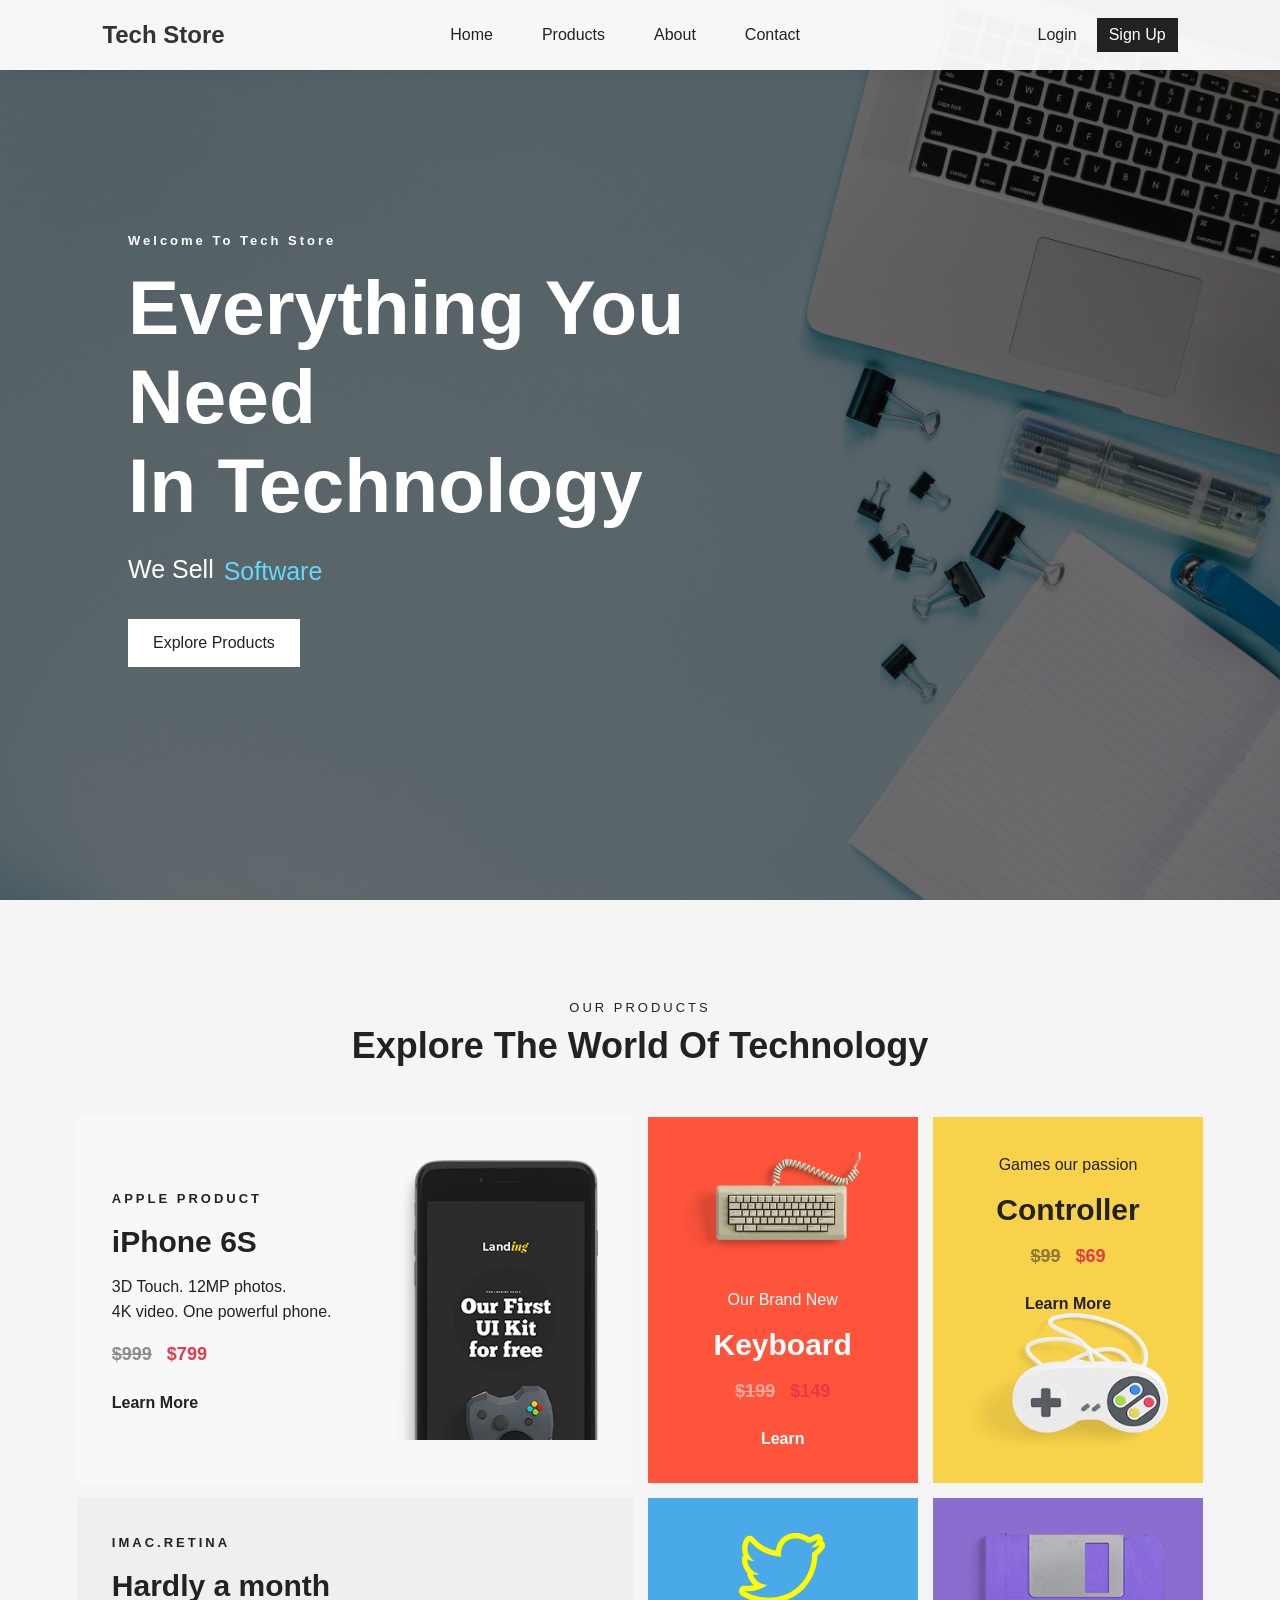
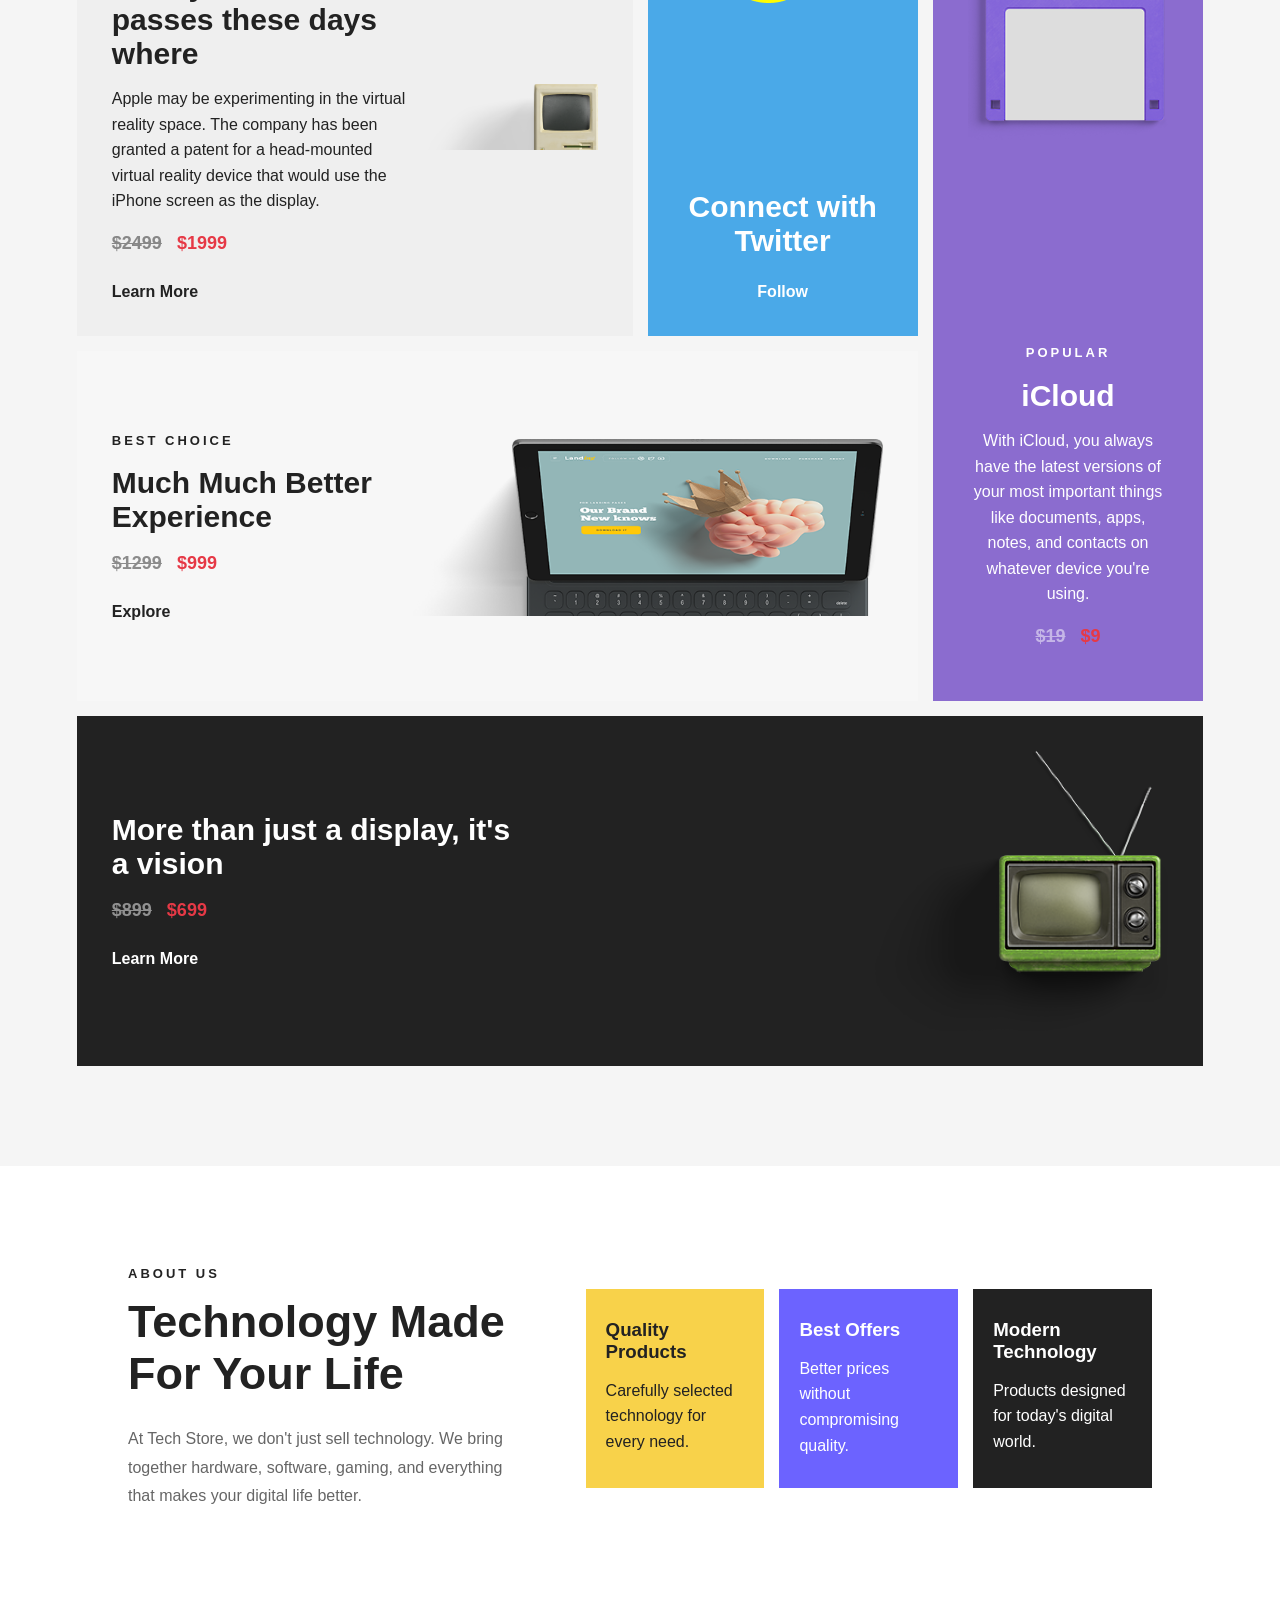
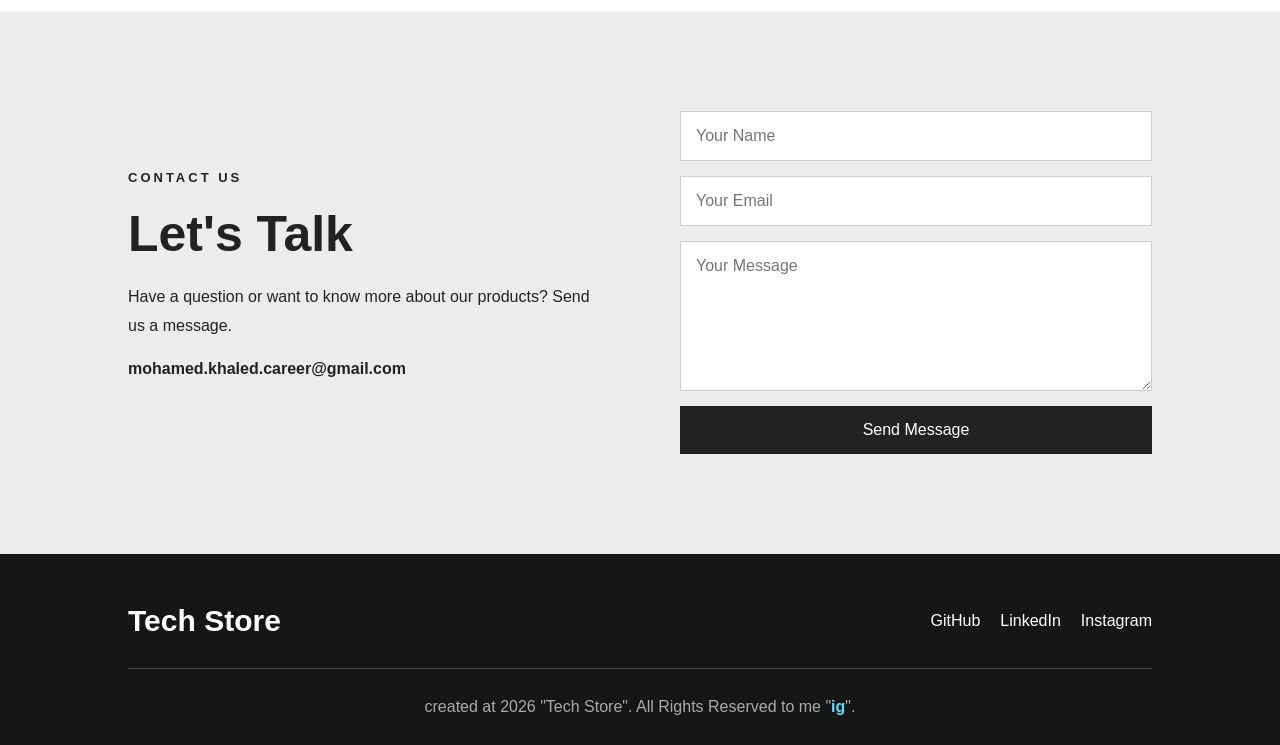
<file: index.html>
<!DOCTYPE html>
<html lang="en">
    <head>
        <meta charset="UTF-8">
        <meta name="viewport" content="width=device-width, initial-scale=1.0">
        <title>Tech Store</title>
        <link rel="stylesheet" href="./css/style.css">
    </head>

    <body>
        <nav class="navbar">
            <a href="./index.html" class="logo">Tech Store</a>

            <div class="navlinks">
                <a href="#home">Home</a>
                <a href="#products">Products</a>
                <a href="#about">About</a>
                <a href="#contact">Contact</a>
            </div>

            <div class="navbuttons">
                <a href="./html/login.html">Login</a>
                <a href="./html/sign-up.html">Sign Up</a>
            </div>
        </nav>

        <main>
            <section class="hero" id="home">
                <div class="overlay"></div>

                <div class="heroText">
                    <p class="welcome">Welcome To Tech Store</p>

                    <h1>
                        Everything You Need
                        <br>
                        In Technology
                    </h1>

                    <p class="selling">
                        We Sell
                        <span class="words">
                            <span>Software</span>
                            <span>Hardware</span>
                            <span>Gaming</span>
                            <span>PCs</span>
                            <span>Accessories</span>
                        </span>
                    </p>

                    <a href="#products" class="shop">Explore Products</a>
                </div>
            </section>

            <section class="products" id="products">
                <div class="title">
                    <p>OUR PRODUCTS</p>
                    <h2>Explore The World Of Technology</h2>
                </div>

                <div class="productGrid">
                    <div class="iphone">
                        <div class="productText">
                            <p class="smalltitle">APPLE PRODUCT</p>

                            <h2 class="productname">iPhone 6S</h2>

                            <p>
                                3D Touch. 12MP photos.
                                <br>
                                4K video. One powerful phone.
                            </p>

                            <p class="price">
                                <del>$999</del>
                                <span>$799</span>
                            </p>

                            <a href="#">Learn More</a>
                        </div>

                        <div class="imagebox">
                            <img src="./assets/iphone 6s.png" alt="iPhone 6S">
                        </div>
                    </div>

                    <div class="keyboard">
                        <div class="imagebox">
                            <img src="./assets/keyboard.png" alt="Keyboard">
                        </div>

                        <div class="productText">
                            <p>Our Brand New</p>

                            <h2 class="productname">Keyboard</h2>

                            <p class="price">
                                <del>$199</del>
                                <span>$149</span>
                            </p>

                            <a href="#">Learn</a>
                        </div>
                    </div>

                    <div class="controller">
                        <div class="productText">
                            <p>Games our passion</p>

                            <h2 class="productname">Controller</h2>

                            <p class="price">
                                <del>$99</del>
                                <span>$69</span>
                            </p>

                            <a href="#">Learn More</a>
                        </div>

                        <div class="imagebox">
                            <img src="./assets/Controller.png" alt="Gaming Controller">
                        </div>
                    </div>

                    <div class="macintosh">
                        <div class="productText">
                            <p class="smalltitle">IMAC.RETINA</p>

                            <h2 class="productname">
                                Hardly a month passes
                                these days where
                            </h2>

                            <p>
                                Apple may be experimenting in the virtual reality space.
                                The company has been granted a patent for a head-mounted
                                virtual reality device that would use the iPhone screen
                                as the display.
                            </p>

                            <p class="price">
                                <del>$2499</del>
                                <span>$1999</span>
                            </p>

                            <a href="#">Learn More</a>
                        </div>

                        <div class="imagebox">
                            <img src="./assets/Macintosh.png" alt="Macintosh">
                        </div>
                    </div>

                    <div class="twitter">
                        <div class="imagebox">
                            <img src="./assets/twitter.png" alt="Twitter">
                        </div>

                        <div class="productText">
                            <h2 class="productname">Connect with Twitter</h2>

                            <a href="https://www.instagram.com/mohamedkhaledcs/" target="_blank">Follow</a>
                        </div>
                    </div>

                    <div class="ipad">
                        <div class="productText">
                            <p class="smalltitle">BEST CHOICE</p>

                            <h2 class="productname">
                                Much Much Better
                                Experience
                            </h2>

                            <p class="price">
                                <del>$1299</del>
                                <span>$999</span>
                            </p>

                            <a href="#">Explore</a>
                        </div>

                        <div class="imagebox">
                            <img src="./assets/iPad Pro.png" alt="iPad Pro">
                        </div>
                    </div>

                    <div class="icloud">
                        <div class="imagebox">
                            <img src="./assets/Floppy.png" alt="Floppy Disk">
                        </div>

                        <div class="productText">
                            <p class="smalltitle">POPULAR</p>

                            <h2 class="productname">iCloud</h2>

                            <p>
                                With iCloud, you always have the latest versions
                                of your most important things like documents,
                                apps, notes, and contacts on whatever device
                                you're using.
                            </p>

                            <p class="price">
                                <del>$19</del>
                                <span>$9</span>
                            </p>
                        </div>
                    </div>

                    <div class="television">
                        <div class="productText">
                            <h2 class="productname">
                                More than just a display,
                                it's a vision
                            </h2>

                            <p class="price">
                                <del>$899</del>
                                <span>$699</span>
                            </p>

                            <a href="#">Learn More</a>
                        </div>

                        <div class="imagebox">
                            <img src="./assets/TV.png" alt="Television">
                        </div>
                    </div>
                </div>
            </section>

            <section class="about" id="about">
                <div class="aboutText">
                    <p class="smalltitle">ABOUT US</p>

                    <h2>Technology Made For Your Life</h2>

                    <p>
                        At Tech Store, we don't just sell technology.
                        We bring together hardware, software, gaming,
                        and everything that makes your digital life better.
                    </p>
                </div>

                <div class="aboutGrid">
                    <div class="quality">
                        <h3>Quality Products</h3>
                        <p>Carefully selected technology for every need.</p>
                    </div>

                    <div class="offers">
                        <h3>Best Offers</h3>
                        <p>Better prices without compromising quality.</p>
                    </div>

                    <div class="modern">
                        <h3>Modern Technology</h3>
                        <p>Products designed for today's digital world.</p>
                    </div>
                </div>
            </section>

            <section class="contact" id="contact">
                <div class="contactText">
                    <p class="smalltitle">CONTACT US</p>

                    <h2>Let's Talk</h2>

                    <p>
                        Have a question or want to know more about our products?
                        Send us a message.
                    </p>

                    <p class="email">mohamed.khaled.career@gmail.com</p>
                </div>

                <form class="contactform">
                    <input type="text" placeholder="Your Name">
                    <input type="email" placeholder="Your Email">
                    <textarea placeholder="Your Message"></textarea>

                    <button type="submit">Send Message</button>
                </form>

            </section>


        </main>

        <footer class="footer">

            <div class="footerTop">
                <h2>Tech Store</h2>

                <div class="social">
                    <a href="https://github.com/mohamedkhaledcs" target="_blank">GitHub</a>

                    <a href="https://www.linkedin.com/in/mohamedkhaledcs/" target="_blank">LinkedIn</a>

                    <a href="https://www.instagram.com/mohamedkhaledcs/" target="_blank">Instagram</a>
                </div>


            </div>

            <p class="copyright">
                created at 2026 "Tech Store". All Rights Reserved to me
                "<a href="https://www.instagram.com/mohamedkhaledcs/" target="_blank">ig</a>".
            </p>

        </footer>

    </body>

    
</html>
</file>
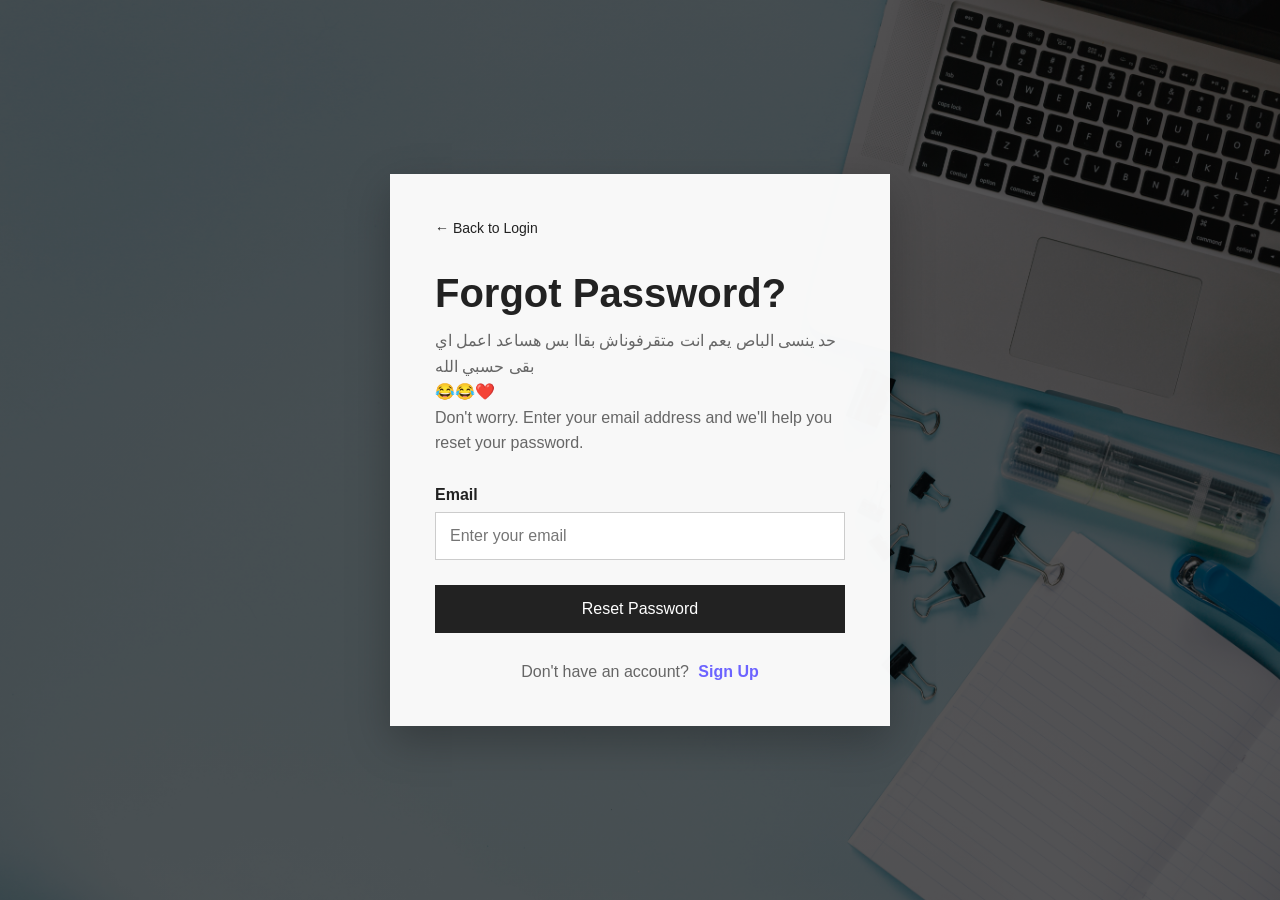
<file: html/forget-pass.html>
<!DOCTYPE html>
<html lang="en">
    <head>
        <meta charset="UTF-8">
        <meta name="viewport" content="width=device-width, initial-scale=1.0">

        <title>Forgot Password | Tech Store</title>

        <link rel="stylesheet" href="../css/forget-pass.css">
    </head>

    <body>
        <div class="forgotPage">
            <div class="forgotBox">
                <a href="./login.html" class="back">← Back to Login</a>

                <div class="forgotText">
                    <h1>Forgot Password?</h1>

                    <p>حد ينسى الباص يعم انت متقرفوناش بقاا بس هساعد اعمل اي بقى حسبي الله</p>
                    <p>😂😂❤️</p>

                    <p>
                        Don't worry. Enter your email address and
                        we'll help you reset your password.
                    </p>
                </div>

                <form class="forgotForm">
                    <label for="email">Email</label>

                    <input
                        type="email"
                        id="email"
                        placeholder="Enter your email"
                        required
                    >

                    <button type="submit">Reset Password</button>
                </form>

                <p class="signupText">
                    Don't have an account?

                    <a href="./sign-up.html">Sign Up</a>
                </p>
            </div>
        </div>
    </body>
</html>
</file>
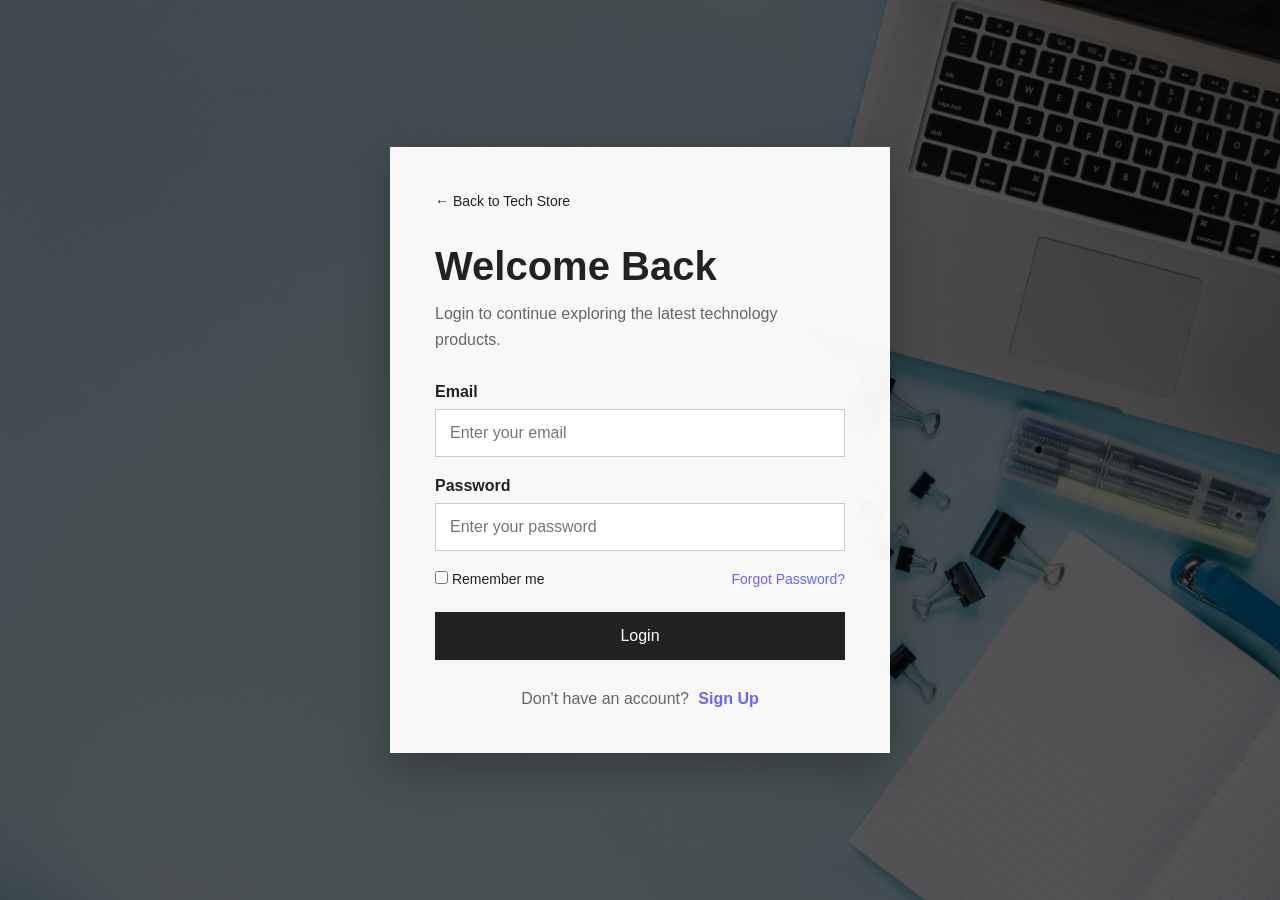
<file: html/login.html>
<!DOCTYPE html>
<html lang="en">
    <head>
        <meta charset="UTF-8">
        <meta name="viewport" content="width=device-width, initial-scale=1.0">

        <title>Login | Tech Store</title>

        <link rel="stylesheet" href="../css/login.css">
    </head>

    <body>
        <div class="loginPage">
            <div class="loginBox">
                <a href="../index.html" class="back">← Back to Tech Store</a>

                <div class="loginText">
                    <h1>Welcome Back</h1>

                    <p>
                        Login to continue exploring the latest
                        technology products.
                    </p>
                </div>

                <form class="loginForm">
                    <label for="email">Email</label>

                    <input
                        type="email"
                        id="email"
                        placeholder="Enter your email"
                        required
                    >

                    <label for="password">Password</label>

                    <input
                        type="password"
                        id="password"
                        placeholder="Enter your password"
                        required
                    >

                    <div class="remember">
                        <label>
                            <input type="checkbox">
                            Remember me
                        </label>

                        <a href="./forget-pass.html">Forgot Password?</a>
                    </div>

                    <button type="submit">Login</button>
                </form>

                <p class="signupText">
                    Don't have an account?

                    <a href="./sign-up.html">Sign Up</a>
                </p>
            </div>
        </div>
    </body>
</html>
</file>
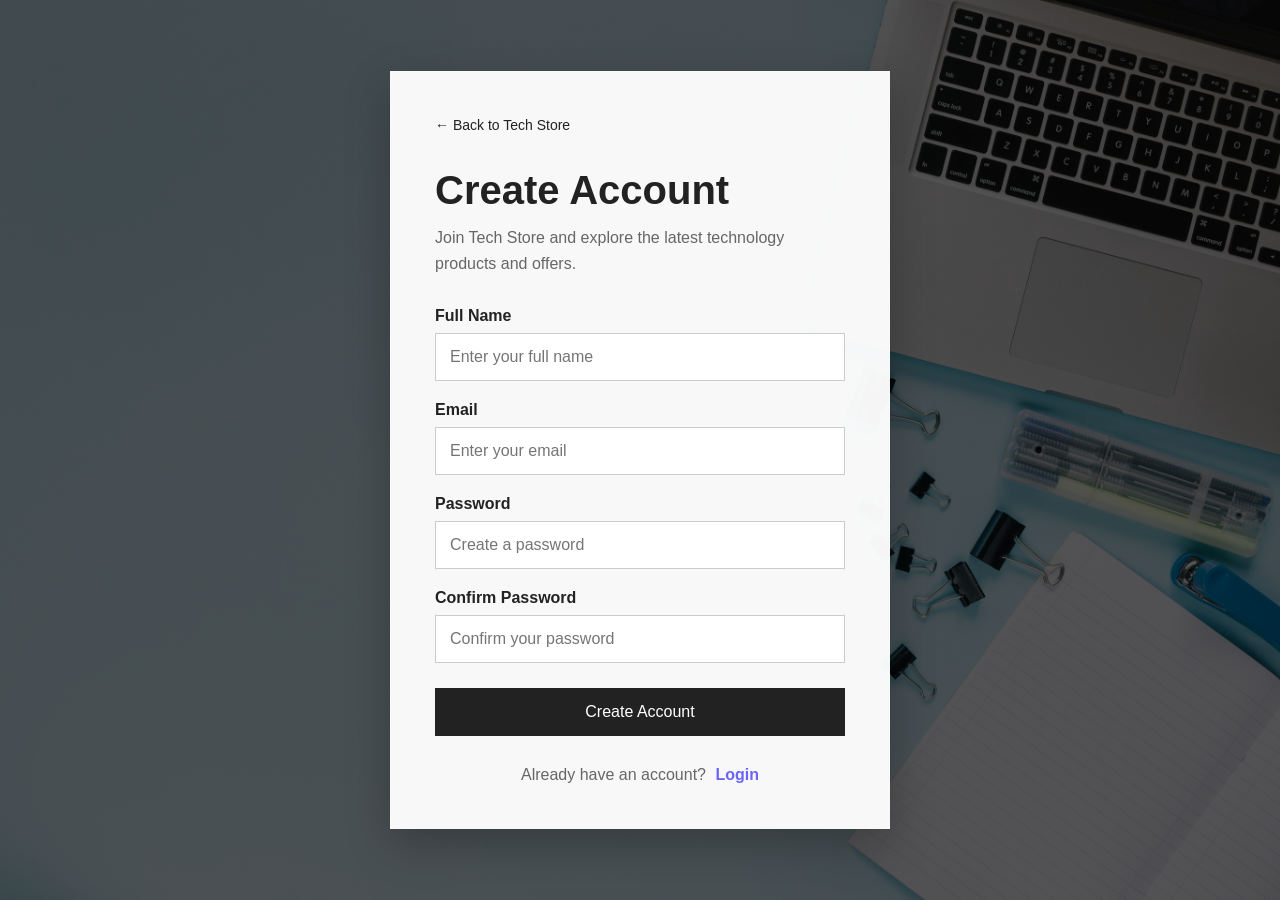
<file: html/sign-up.html>
<!DOCTYPE html>
<html lang="en">
    <head>
        <meta charset="UTF-8">
        <meta name="viewport" content="width=device-width, initial-scale=1.0">

        <title>Sign Up | Tech Store</title>

        <link rel="stylesheet" href="../css/sing-up.css">
    </head>

    <body>
        <div class="signupPage">
            <div class="signupBox">
                <a href="../index.html" class="back">← Back to Tech Store</a>

                <div class="signupText">
                    <h1>Create Account</h1>

                    <p>
                        Join Tech Store and explore the latest
                        technology products and offers.
                    </p>
                </div>

                <form class="signupForm">
                    <label for="name">Full Name</label>

                    <input
                        type="text"
                        id="name"
                        placeholder="Enter your full name"
                        required
                    >

                    <label for="email">Email</label>

                    <input
                        type="email"
                        id="email"
                        placeholder="Enter your email"
                        required
                    >

                    <label for="password">Password</label>

                    <input
                        type="password"
                        id="password"
                        placeholder="Create a password"
                        required
                    >

                    <label for="confirm">Confirm Password</label>

                    <input
                        type="password"
                        id="confirm"
                        placeholder="Confirm your password"
                        required
                    >

                    <button type="submit">Create Account</button>
                </form>

                <p class="loginText">
                    Already have an account?

                    <a href="./login.html">Login</a>
                </p>
            </div>
        </div>
    </body>
</html>
</file>
<file: css/style.css>
* {
    margin: 0;
    padding: 0;
    box-sizing: border-box;
}

html {
    scroll-behavior: smooth;
}

body {
    font-family: Arial, sans-serif;
    background-color: #f5f5f5;
    color: #222;

}

::selection {
    background-color: #222;
    color: #fff;
}

a {
    text-decoration: none;
    color: inherit;
}

/* ========================= NAVBAR ========================= */

.navbar {
    width: 100%;
    min-height: 70px;
    padding: 15px 8%;
    display: flex;
    align-items: center;
    justify-content: space-between;
    gap: 20px;
    position: fixed;
    top: 0;
    left: 0;
    background-color: rgba(255, 255, 255, 0.95);
    box-shadow: 0 2px 15px rgba(0, 0, 0, 0.08);
    z-index: 1000;


}



.logo {
    font-size: 24px;
    font-weight: bold;
    color: #333;

}

.navlinks {
    display: flex;
    gap: 25px;

}

.navlinks a,
.navbuttons a {
    padding: 8px 12px;
    transition: 0.3s;

}

.navlinks a:hover {
    background-color: #222;
    color: #fff;

}

.navbuttons {
    display: flex;
    gap: 8px;

}

.navbuttons a:last-child {
    background-color: #222;
    color: #fff;

}

.navbuttons a:hover {
    background-color: #777;
    color: #fff;

}

/* ========================= HERO ========================= */

.hero {
    min-height: 100vh;
    display: flex;
    align-items: center;
    padding: 120px 10%;
    position: relative;
    background-image: url("../assets/elevated-view-laptop-blue-backdrop.jpg");
    background-size: cover;
    background-position: center;
}

.overlay {
    position: absolute;
    inset: 0;
    background-color: rgba(0, 0, 0, 0.55);
}

.heroText {
    position: relative;
    z-index: 1;
    max-width: 700px;
    color: #fff;
}

.welcome,
.smalltitle {
    font-size: 13px;
    letter-spacing: 3px;
    font-weight: bold;
    margin-bottom: 15px;
}

.heroText h1 {
    font-size: clamp(42px, 6vw, 80px);
    margin-bottom: 25px;
}

.selling {
    font-size: 25px;
    display: flex;
    gap: 10px;
    align-items: center;

}

.words {
    height: 25px;
    overflow: hidden;
    display: inline-flex;
    flex-direction: column;
}

.words span {
    height: 25px;
    display: block;
    color: #61dafb;
    animation: change 10s infinite;
}

@keyframes change {
    0%, 15% {
        transform: translateY(0);
    }

    20%, 35% {
        transform: translateY(-25px);
    }

    40%, 55% {
        transform: translateY(-50px);
    }

    60%, 75% {
        transform: translateY(-75px);
    }
    
    80%, 95% {
        transform: translateY(-100px);
    }

    100% {
        transform: translateY(0);
    }

    

}



.shop {
    display: inline-block;
    margin-top: 35px;
    padding: 15px 25px;
    background-color: #fff;
    color: #222;
    transition: 0.3s;

}

.shop:hover {
    background-color: #61dafb;
    transform: translateY(-3px);
}

/* ========================= PRODUCTS ========================= */

.products {
    padding: 100px 6%;
}

.title {
    text-align: center;
    margin-bottom: 50px;
}

.title p {
    letter-spacing: 3px;
    font-size: 13px;
    margin-bottom: 10px;
}

.title h2 {
    font-size: 36px;
}

.productGrid {
    display: grid;
    grid-template-columns: repeat(4, 1fr);
    gap: 15px;
}

.productGrid > div {
    min-height: 350px;
    padding: 35px;
    display: flex;
    align-items: center;
    justify-content: space-between;
    overflow: hidden;
}

.productText {
    position: relative;
    z-index: 2;
}

.productText p {
    line-height: 1.6;
    margin-bottom: 15px;
}

.productname {
    font-size: 30px;
    margin-bottom: 15px;
    transition: 0.3s;
}

.productname:hover {
    color: #ff6b35;
}

.price {
    font-size: 18px;
    font-weight: bold;
}

.price del {
    opacity: 0.5;
    margin-right: 10px;
}

.price span {
    color: #e63946;
}

.productText a {
    display: inline-block;
    margin-top: 10px;
    font-weight: bold;
    transition: 0.3s;
}

.productText a:hover {
    transform: translateX(8px);
}

.imagebox {
    overflow: hidden;
    display: flex;
    justify-content: center;
    align-items: center;

}

.imagebox img {
    max-width: 100%;
    max-height: 280px;
    object-fit: contain;
    transition: transform 0.5s;
}

.productGrid > div:hover .imagebox img {
    transform: scale(1.18);
}

/* ========================= PRODUCT CARDS ========================= */

.iphone {
    grid-column: 1 / 3;
    grid-row: 1;
    background-color: #f7f8fa;

}

.keyboard {
    grid-column: 3 / 4;
    grid-row: 1;
    background-color: #ff543c;
    color: #fff;
    flex-direction: column;
    text-align: center;

}

.keyboard .productname:hover {
    color: #222;
}

.controller {
    grid-column: 4 / 5;
    grid-row: 1;
    background-color: #f8d24a;
    flex-direction: column;
    text-align: center;

}

.controller .productname:hover {
    color: #fff;
}


.macintosh {
    grid-column: 1 / 3;
    grid-row: 2;
    background-color: #efefef;
}

.macintosh .productname {
    max-width: 400px;
}

.macintosh .productname:hover {
    color: #555;
}


.twitter {
    grid-column: 3 / 4;
    grid-row: 2;
    background-color: #4aa9e8;
    color: #fff;
    flex-direction: column;
    text-align: center;
}

.twitter .productname:hover {
    color: #222;
}

.ipad {
    grid-column: 1 / 4;
    grid-row: 3;
    background-color: #f7f7f7;
}

.ipad .productname:hover {
    color: #6c63ff;
}


.icloud {
    grid-column: 4 / 5;
    grid-row: 2 / 4;
    background-color: #8b6ccf;
    color: #fff;
    flex-direction: column;
    text-align: center;
    justify-content: center;
}

.icloud .productname:hover {
    color: #f8d24a;
}


.television {
    grid-column: 1 / 5;
    background-color: #222;
    color: #fff;
}

.television .productname {
    max-width: 400px;
}

.television .productname:hover {
    color: #61dafb;
}

/* ========================= ABOUT ========================= */

.about {
    padding: 100px 10%;
    background-color: #fff;
    display: grid;
    grid-template-columns: 1fr 1.5fr;
    gap: 80px;
    align-items: center;
}

.aboutText h2 {
    font-size: 45px;
    margin-bottom: 25px;
}

.aboutText > p:last-child {
    line-height: 1.8;
    color: #666;
}

.aboutGrid {
    display: grid;
    grid-template-columns: repeat(3, 1fr);
    gap: 15px;
}

.aboutGrid > div {
    padding: 30px 20px;
    min-height: 180px;
    transition: 0.3s;
}

.aboutGrid > div:hover {
    transform: translateY(-10px);
}

.aboutGrid h3 {
    margin-bottom: 15px;
}

.aboutGrid p {
    line-height: 1.6;
}

.quality {
    background-color: #f8d24a;
}

.offers {
    background-color: #6c63ff;
    color: #fff;
}

.modern {
    background-color: #222;
    color: #fff;
}

/* ========================= CONTACT ========================= */

.contact {
    padding: 100px 10%;
    background-color: #ececec;
    display: grid;
    grid-template-columns: 1fr 1fr;
    gap: 80px;
    align-items: center;
}

.contactText h2 {
    font-size: 50px;
    margin-bottom: 20px;
}

.contactText > p {
    line-height: 1.8;
    margin-bottom: 15px;
}

.email {
    font-weight: bold;
}

.contactform {
    display: flex;
    flex-direction: column;
    gap: 15px;
}

.contactform input,
.contactform textarea {
    width: 100%;
    padding: 15px;
    border: 1px solid #ccc;
    outline: none;
    font: inherit;
}

.contactform textarea {
    height: 150px;
    resize: vertical;
}

.contactform input:focus,
.contactform textarea:focus {
    border-color: #222;
}

.contactform button {
    padding: 15px;
    border: none;
    background-color: #222;
    color: #fff;
    font-size: 16px;
    cursor: pointer;
    transition: 0.3s;
}

.contactform button:hover {
    background-color: #6c63ff;
}

/* ========================= FOOTER ========================= */

.footer {
    padding: 50px 10% 25px;
    background-color: #161616;
    color: #fff;
}

.footerTop {
    display: flex;
    justify-content: space-between;
    align-items: center;
    gap: 30px;
    padding-bottom: 30px;
    border-bottom: 1px solid #444;
}

.footerTop h2 {
    font-size: 30px;
}

.social {
    display: flex;
    gap: 20px;
}

.social a {
    transition: 0.3s;
}

.social a:hover {
    color: #61dafb;
}

.copyright {
    padding-top: 25px;
    text-align: center;
    color: #aaa;
    line-height: 1.6;
}

.copyright a {
    color: #61dafb;
    font-weight: bold;
}

.copyright a:hover {
    text-decoration: underline;
}

/* ========================= TABLET ========================= */

@media (max-width: 1000px) {
    .productGrid {
        grid-template-columns: repeat(2, 1fr);
    }

    .iphone,
    .macintosh,
    .ipad,
    .icloud,
    .television {
        grid-column: span 2;
        grid-row: auto;
    }

    .keyboard,
    .controller,
    .twitter {
        grid-column: span 1;
        grid-row: auto;
    }

    .about {
        grid-template-columns: 1fr;
    }

    .contact {
        grid-template-columns: 1fr;
    }
}

/* ========================= MOBILE ========================= */

@media (max-width: 700px) {
    .navbar {
        padding: 15px 5%;
        flex-wrap: wrap;
        justify-content: center;
    }

    .navlinks {
        order: 3;
        width: 100%;
        justify-content: center;
        gap: 5px;
        flex-wrap: wrap;
    }

    .hero {
        padding: 170px 7% 80px;
    }

    .selling {
        flex-wrap: wrap;
    }

    .productGrid {
        grid-template-columns: 1fr;
    }

    .productGrid > div,
    .iphone,
    .keyboard,
    .controller,
    .macintosh,
    .twitter,
    .ipad,
    .icloud,
    .television {
        grid-column: span 1;
        grid-row: auto;
    }

    .productGrid > div {
        min-height: 300px;
    }

    .iphone,
    .macintosh,
    .ipad,
    .icloud,
    .television {
        flex-direction: column;
        text-align: center;
    }

    .about {
        padding: 70px 7%;
    }

    .aboutGrid {
        grid-template-columns: 1fr;
    }

    .contact {
        padding: 70px 7%;
    }

    .footerTop {
        flex-direction: column;
        text-align: center;
    }

    .social {
        flex-wrap: wrap;
        justify-content: center;
    }



}
</file>
<file: css/forget-pass.css>
* {
    margin: 0;
    padding: 0;
    box-sizing: border-box;
}

::selection {
    background-color: #222;
    color: #fff;
}

body {
    font-family: Arial, sans-serif;
    background-color: #f5f5f5;
    color: #222;
}

a {
    text-decoration: none;
    color: inherit;
}

.forgotPage {
    min-height: 100vh;
    padding: 30px;
    display: flex;
    justify-content: center;
    align-items: center;
    background-image:
        linear-gradient(rgba(0, 0, 0, 0.65), rgba(0, 0, 0, 0.65)),
        url("../assets/elevated-view-laptop-blue-backdrop.jpg");
    background-size: cover;
    background-position: center;
}

.forgotBox {
    width: 100%;
    max-width: 500px;
    padding: 45px;
    background-color: rgba(255, 255, 255, 0.96);
    box-shadow: 0 15px 40px rgba(0, 0, 0, 0.25);
}

.back {
    display: inline-block;
    margin-bottom: 35px;
    font-size: 14px;
    transition: 0.3s;
}

.back:hover {
    color: #6c63ff;
    transform: translateX(-5px);
}

.forgotText {
    margin-bottom: 30px;
}

.forgotText h1 {
    font-size: 40px;
    margin-bottom: 12px;
}

.forgotText p {
    color: #666;
    line-height: 1.6;
}

.forgotForm {
    display: flex;
    flex-direction: column;
}

.forgotForm label {
    margin-bottom: 8px;
    font-weight: bold;
}

.forgotForm input {
    width: 100%;
    margin-bottom: 20px;
    padding: 14px;
    border: 1px solid #ccc;
    outline: none;
    font: inherit;
    transition: 0.3s;
}

.forgotForm input:focus {
    border-color: #6c63ff;
}

.forgotForm button {
    margin-top: 5px;
    padding: 15px;
    border: none;
    background-color: #222;
    color: #fff;
    font: inherit;
    font-size: 16px;
    cursor: pointer;
    transition: 0.3s;
}

.forgotForm button:hover {
    background-color: #6c63ff;
    transform: translateY(-2px);
}

.signupText {
    margin-top: 30px;
    text-align: center;
    color: #666;
}

.signupText a {
    margin-left: 5px;
    color: #6c63ff;
    font-weight: bold;
    transition: 0.3s;
}

.signupText a:hover {
    color: #222;
}

@media (max-width: 600px) {
    .forgotPage {
        padding: 20px;
    }

    .forgotBox {
        padding: 30px 25px;
    }

    .forgotText h1 {
        font-size: 32px;
    }
}
</file>
<file: css/login.css>
* {
    margin: 0;
    padding: 0;
    box-sizing: border-box;
}

::selection {
    background-color: #222;
    color: #fff;
}

body {
    font-family: Arial, sans-serif;
    background-color: #f5f5f5;
    color: #222;
}

a {
    text-decoration: none;
    color: inherit;
}

.loginPage {
    min-height: 100vh;
    padding: 30px;
    display: flex;
    justify-content: center;
    align-items: center;
    background-image:
        linear-gradient(rgba(0, 0, 0, 0.65), rgba(0, 0, 0, 0.65)),
        url("../assets/elevated-view-laptop-blue-backdrop.jpg");
    background-size: cover;
    background-position: center;
}

.loginBox {
    width: 100%;
    max-width: 500px;
    padding: 45px;
    background-color: rgba(255, 255, 255, 0.96);
    box-shadow: 0 15px 40px rgba(0, 0, 0, 0.25);
}

.back {
    display: inline-block;
    margin-bottom: 35px;
    font-size: 14px;
    transition: 0.3s;
}

.back:hover {
    color: #6c63ff;
    transform: translateX(-5px);
}

.loginText {
    margin-bottom: 30px;
}

.loginText h1 {
    font-size: 40px;
    margin-bottom: 12px;
}

.loginText p {
    color: #666;
    line-height: 1.6;
}

.loginForm {
    display: flex;
    flex-direction: column;
}

.loginForm > label {
    margin-bottom: 8px;
    font-weight: bold;
}

.loginForm > input {
    width: 100%;
    margin-bottom: 20px;
    padding: 14px;
    border: 1px solid #ccc;
    outline: none;
    font: inherit;
    transition: 0.3s;
}

.loginForm > input:focus {
    border-color: #6c63ff;
}

.remember {
    margin-bottom: 25px;
    display: flex;
    justify-content: space-between;
    align-items: center;
    gap: 15px;
    font-size: 14px;
}

.remember label {
    cursor: pointer;
}

.remember a {
    color: #6c63ff;
    transition: 0.3s;
}

.remember a:hover {
    color: #222;
}

.loginForm button {
    padding: 15px;
    border: none;
    background-color: #222;
    color: #fff;
    font: inherit;
    font-size: 16px;
    cursor: pointer;
    transition: 0.3s;
}

.loginForm button:hover {
    background-color: #6c63ff;
    transform: translateY(-2px);
}

.signupText {
    margin-top: 30px;
    text-align: center;
    color: #666;
}

.signupText a {
    margin-left: 5px;
    color: #6c63ff;
    font-weight: bold;
    transition: 0.3s;
}

.signupText a:hover {
    color: #222;
}

@media (max-width: 600px) {
    .loginPage {
        padding: 20px;
    }

    .loginBox {
        padding: 30px 25px;
    }

    .loginText h1 {
        font-size: 32px;
    }

    .remember {
        flex-direction: column;
        align-items: flex-start;
    }
}
</file>
<file: css/sing-up.css>
* {
    margin: 0;
    padding: 0;
    box-sizing: border-box;
}

::selection {
    background-color: #222;
    color: #fff;
}

body {
    font-family: Arial, sans-serif;
    background-color: #f5f5f5;
    color: #222;
}

a {
    text-decoration: none;
    color: inherit;
}

.signupPage {
    min-height: 100vh;
    padding: 30px;
    display: flex;
    justify-content: center;
    align-items: center;
    background-image:
        linear-gradient(rgba(0, 0, 0, 0.65), rgba(0, 0, 0, 0.65)),
        url("../assets/elevated-view-laptop-blue-backdrop.jpg");
    background-size: cover;
    background-position: center;
}

.signupBox {
    width: 100%;
    max-width: 500px;
    padding: 45px;
    background-color: rgba(255, 255, 255, 0.96);
    box-shadow: 0 15px 40px rgba(0, 0, 0, 0.25);
}

.back {
    display: inline-block;
    margin-bottom: 35px;
    font-size: 14px;
    transition: 0.3s;
}

.back:hover {
    color: #6c63ff;
    transform: translateX(-5px);
}

.signupText {
    margin-bottom: 30px;
}

.signupText h1 {
    font-size: 40px;
    margin-bottom: 12px;
}

.signupText p {
    color: #666;
    line-height: 1.6;
}

.signupForm {
    display: flex;
    flex-direction: column;
}

.signupForm label {
    margin-bottom: 8px;
    font-weight: bold;
}

.signupForm input {
    width: 100%;
    margin-bottom: 20px;
    padding: 14px;
    border: 1px solid #ccc;
    outline: none;
    font: inherit;
    transition: 0.3s;
}

.signupForm input:focus {
    border-color: #6c63ff;
}

.signupForm button {
    margin-top: 5px;
    padding: 15px;
    border: none;
    background-color: #222;
    color: #fff;
    font: inherit;
    font-size: 16px;
    cursor: pointer;
    transition: 0.3s;
}

.signupForm button:hover {
    background-color: #6c63ff;
    transform: translateY(-2px);
}

.loginText {
    margin-top: 30px;
    text-align: center;
    color: #666;
}

.loginText a {
    margin-left: 5px;
    color: #6c63ff;
    font-weight: bold;
    transition: 0.3s;
}

.loginText a:hover {
    color: #222;
}

@media (max-width: 600px) {
    .signupPage {
        padding: 20px;
    }

    .signupBox {
        padding: 30px 25px;
    }

    .signupText h1 {
        font-size: 32px;
    }
}
</file>
